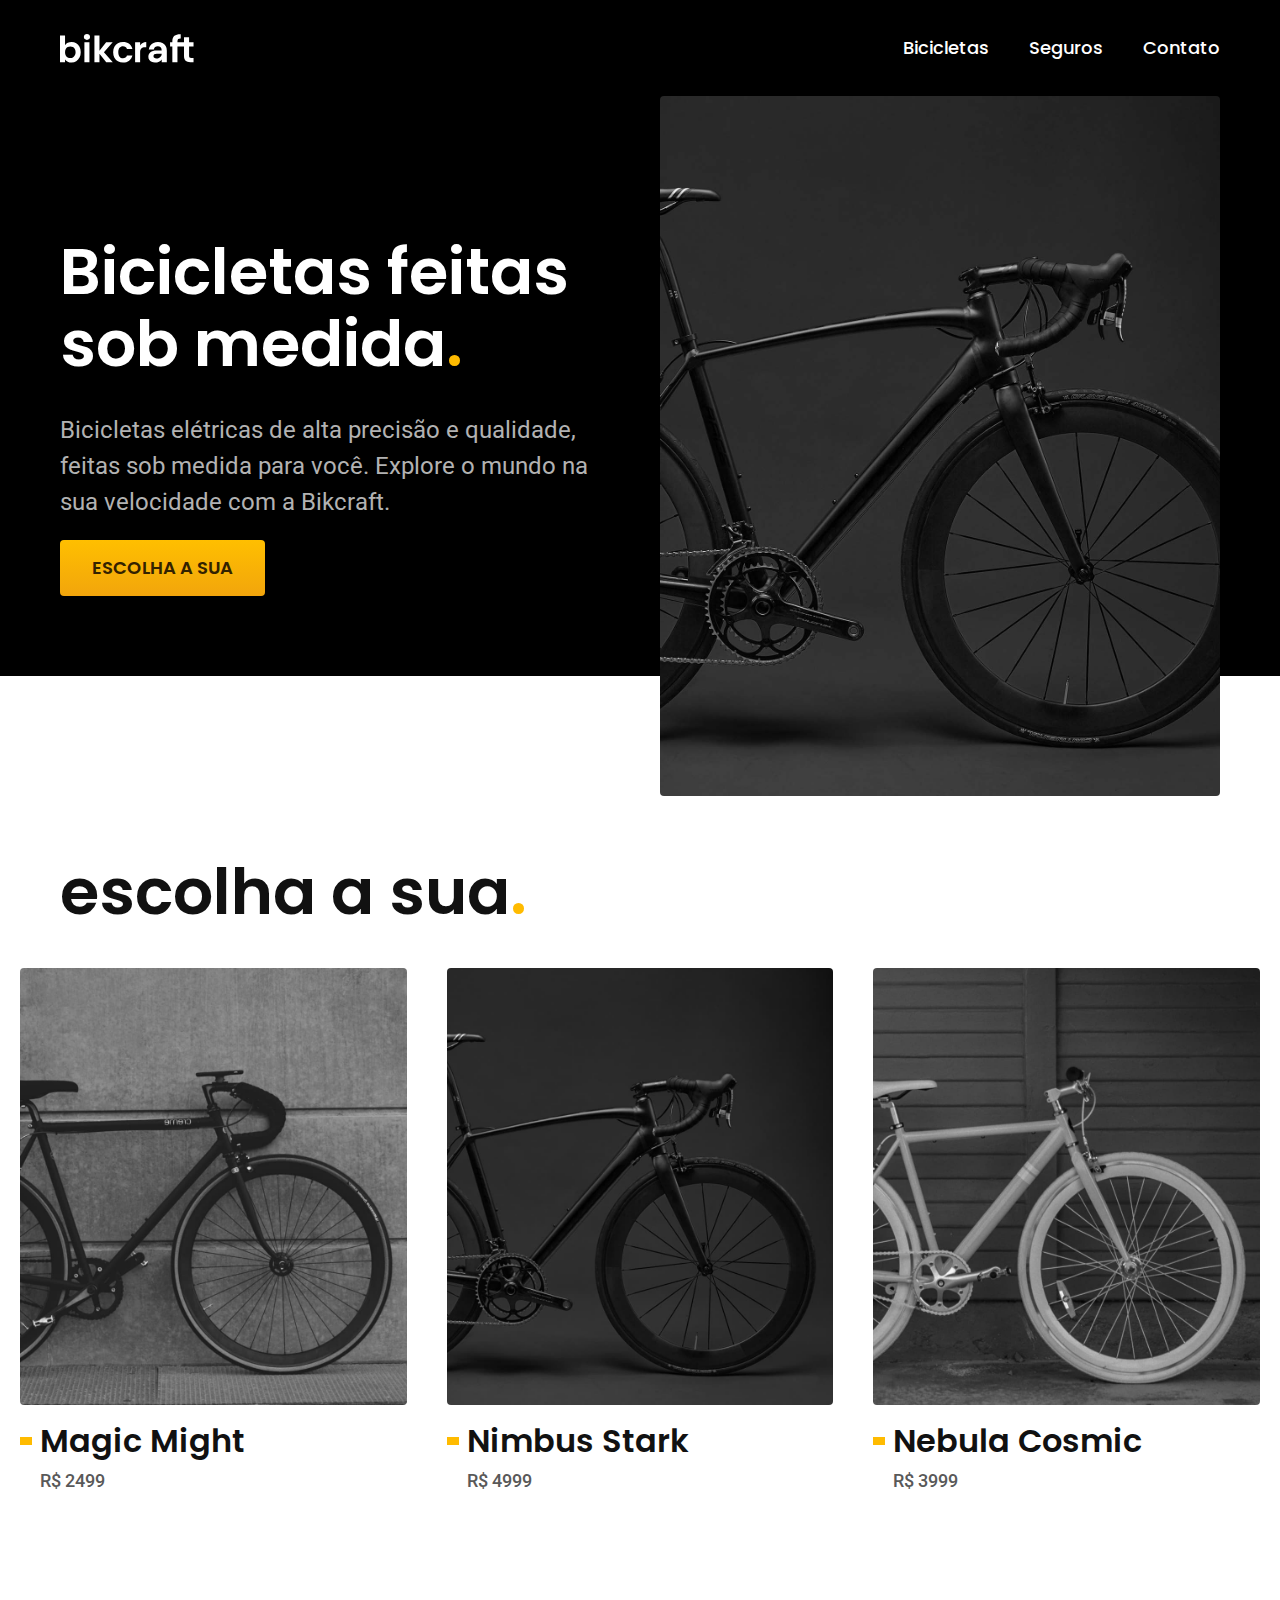
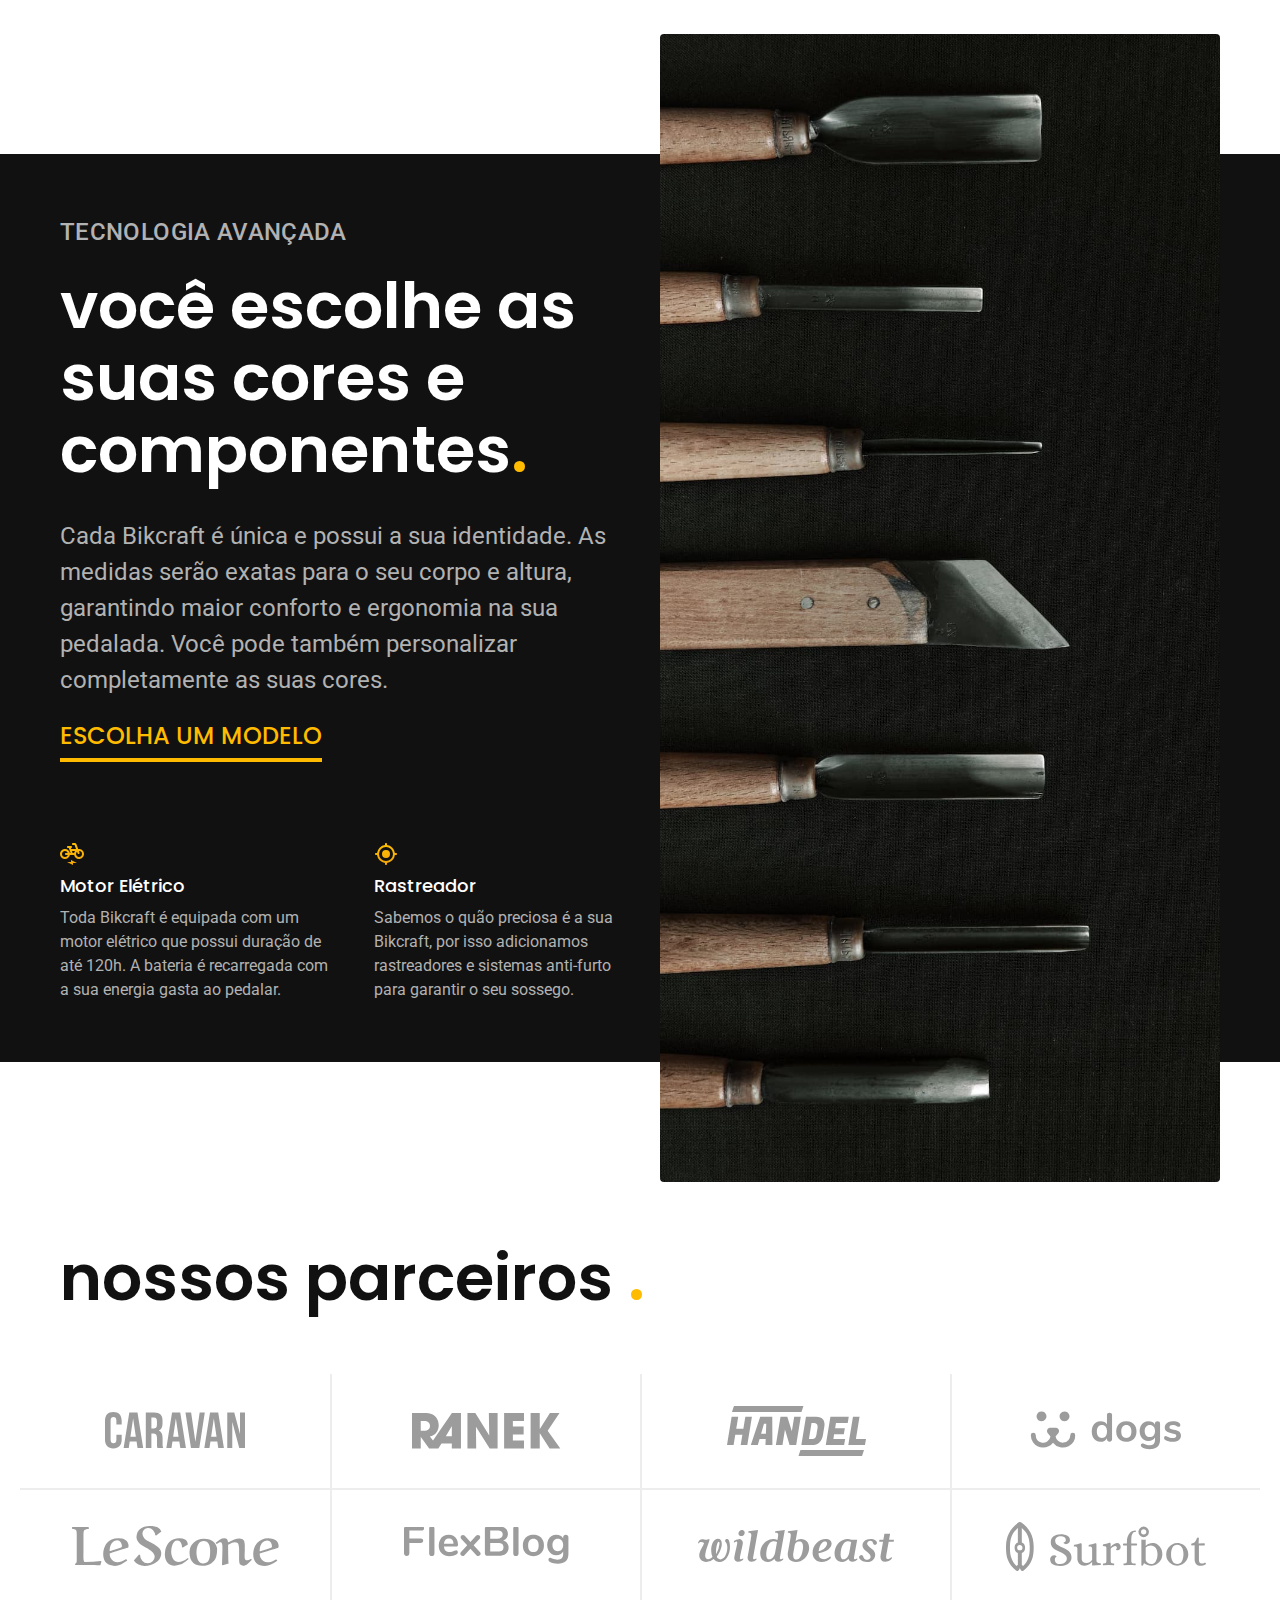
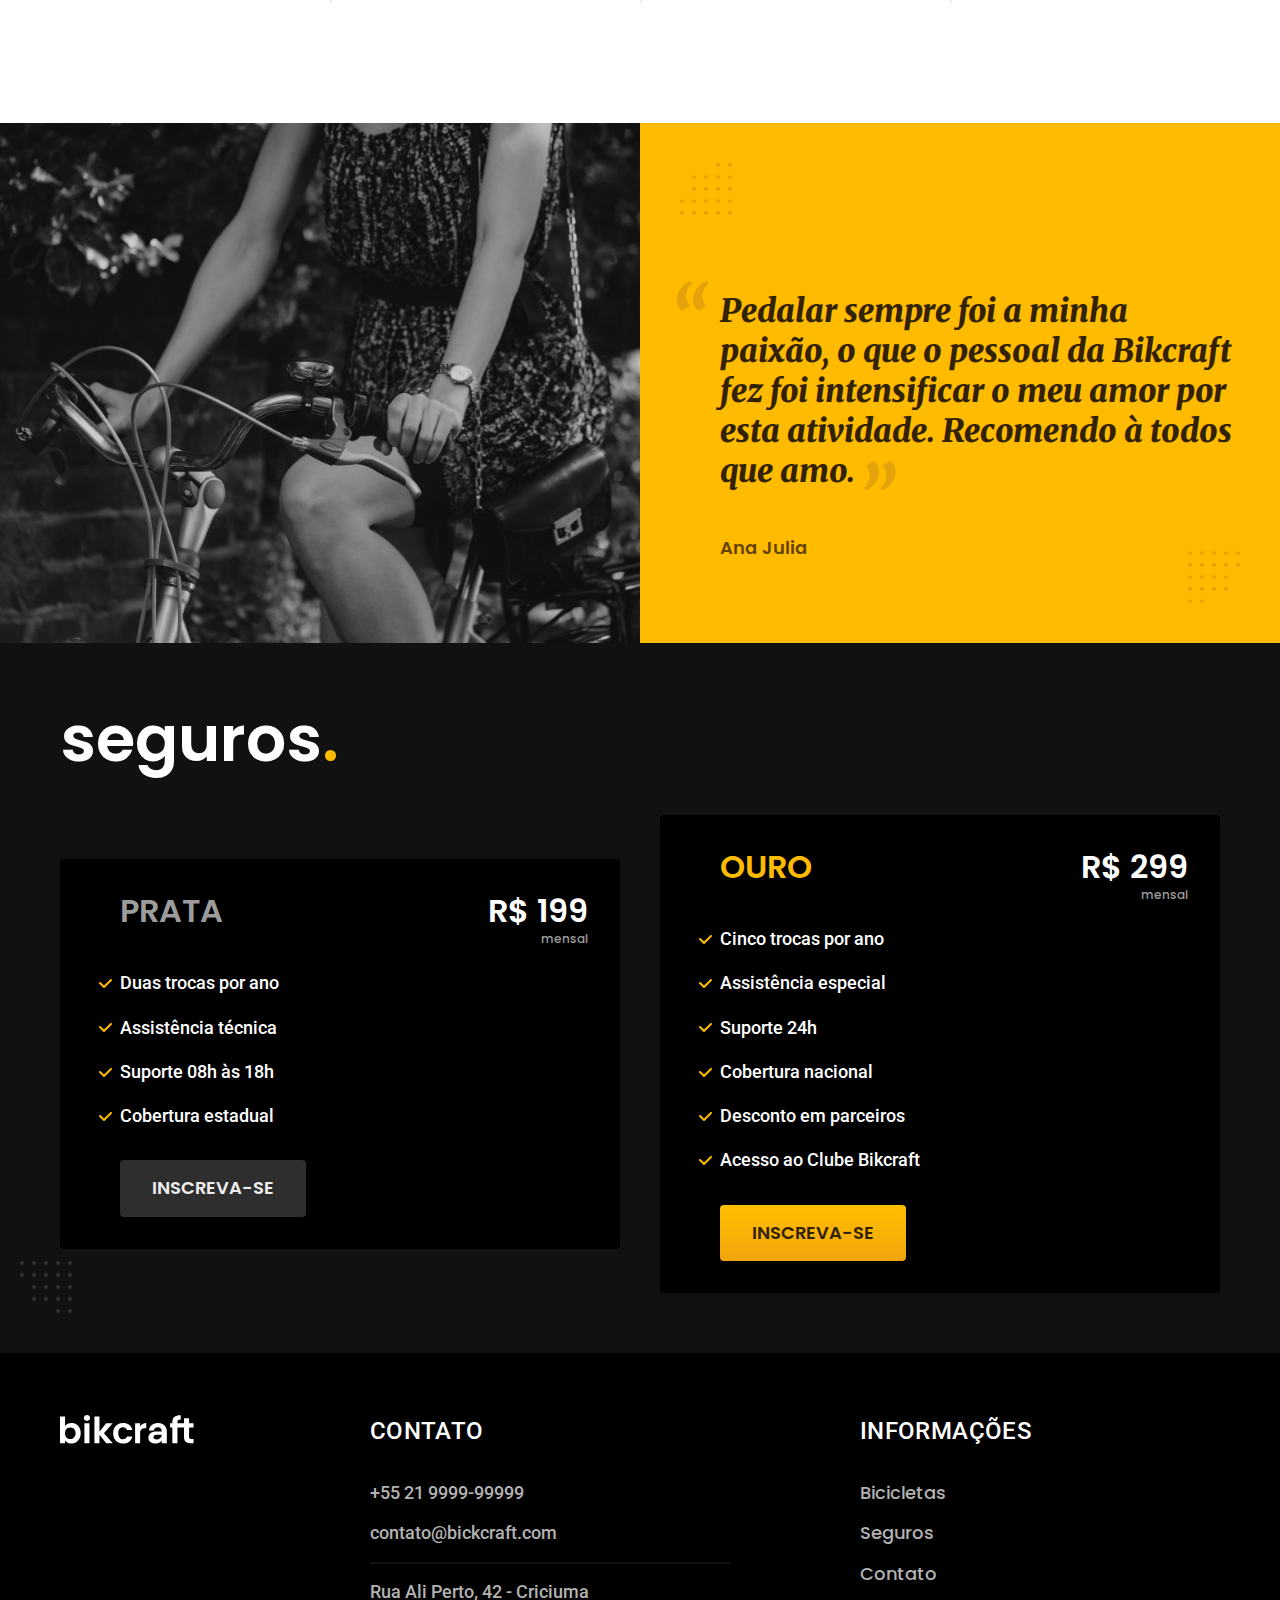
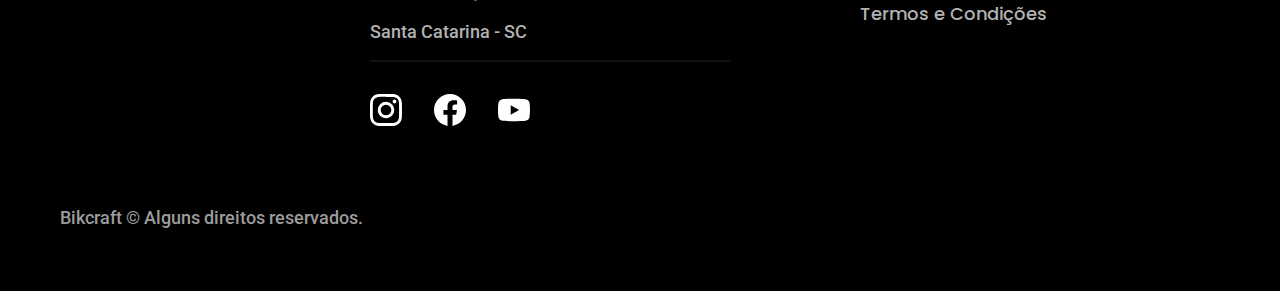
<file: index.html>
<!DOCTYPE html>
<html lang="pt-br">

<head>
  <meta charset="UTF-8">
  <meta name="viewport" content="width=device-width, initial-scale=1.0">
  <title>Bikcraft - Bicicletas Elétricas</title>
  <meta name="description" content="Bicicletas elétricas de alta precisão e qualidade,  feitas sob medida para o cliente. Explore o mundo na sua velocidade com a Bikcraft.">

  <link rel="icon" href="./favicon.svg" type="image/svg+xml">

  <link href="./css/style.css" rel="preload" as="style">
  <link href="./css/style.css" rel="stylesheet">

  <link rel="preconnect" href="https://fonts.googleapis.com">
  <link rel="preconnect" href="https://fonts.gstatic.com" crossorigin>
  <link href="https://fonts.googleapis.com/css2?family=Merriweather:ital,wght@1,900&family=Poppins:wght@500;600&family=Roboto:wght@400;500&display=swap" rel="stylesheet">
</head>

<body id="home">
  <header class="header-bg">
    <div class="header container">
      <a href="./">
        <img src="./img/bikcraft.svg" alt="Bikcraft" width="136" height="32">
      </a>
      <nav aria-label="primaria">
        <ul class="header-menu font-1-m cor-0">
          <li><a href="./bicicletas.html">Bicicletas</a></li>
          <li><a href="./seguros.html">Seguros</a></li>
          <li><a href="./contato.html">Contato</a></li>
        </ul>
      </nav>
    </div>
  </header>

  <main class="introducao-bg">
    <div class="introducao container">
      <div class="introducao-conteudo">
        <h1 class="font-1-xxl cor-0">Bicicletas feitas sob medida<span class="cor-p1">.</span></h1>
        <p class="font-2-l cor-5">Bicicletas elétricas de alta precisão e qualidade, feitas sob medida para você. Explore o mundo na sua velocidade com a Bikcraft.</p>
        <a class="botao" href="./bicicletas.html">Escolha a sua</a>
      </div>
      <picture>
        <source media="(max-width: 800px)" srcset="./img/bicicletas/nimbus.jpg">
        <img src="./img/fotos/introducao.jpg" alt="Bicicleta preta com motor elétrico" width="640" height="800">
      </picture>
    </div>
  </main>

  <article class="bicicletas-lista">
    <h2 class="container font-1-xxl">escolha a sua<span class="cor-p1">.</span></h2>

    <ul>
      <li>
        <a href="./bicicletas/magic.html">
          <img src="./img/bicicletas/magic-home.jpg" alt="Bicicleta preta" width="460" height="520">
          <h3 class="font-1-xl">Magic Might</h3>
          <span class="font-2-m cor-8">R$ 2499</span>
        </a>
      </li>
      <li>
        <a href="./bicicletas/nimbus.html">
          <img src="./img/bicicletas/nimbus-home.jpg" alt="Bicicleta preta" width="460" height="520">
          <h3 class="font-1-xl">Nimbus Stark</h3>
          <span class="font-2-m cor-8">R$ 4999</span>
        </a>
      </li>
      <li>
        <a href="./bicicletas/nebula.html">
          <img src="./img/bicicletas/nebula-home.jpg" alt="Bicicleta branca" width="460" height="520">
          <h3 class="font-1-xl">Nebula Cosmic</h3>
          <span class="font-2-m cor-8">R$ 3999</span>
        </a>
      </li>
    </ul>
  </article>

  <article class="tecnologia-bg">
    <div class="tecnologia container">
      <div class="tecnologia-conteudo">
        <span class="font-2-l-b cor-5">Tecnologia Avançada</span>
        <h2 class="font-1-xxl cor-0">você escolhe as<br>suas cores e<br>componentes<span class="cor-p1">.</span></h2>
        <p class="font-2-l cor-5">Cada Bikcraft é única e possui a sua identidade. As medidas serão exatas para o seu corpo e altura, garantindo maior conforto e ergonomia na sua pedalada. Você pode também personalizar completamente as suas cores.</p>
        <a class="link" href="./bicicletas.html">Escolha um modelo</a>
        <div class="tecnologia-vantagens">
          <div>
            <img src="./img/icones/eletrica.svg" alt="" width="24" height="24">
            <h3 class="font-1-m cor-0">Motor Elétrico</h3>
            <p class="font-2-s cor-5">Toda Bikcraft é equipada com um motor elétrico que possui duração de até 120h. A bateria é recarregada com a sua energia gasta ao pedalar.</p>
          </div>
          <div>
            <img src="./img/icones/rastreador.svg" alt="" width="24" height="24">
            <h3 class="font-1-m cor-0">Rastreador</h3>
            <p class="font-2-s cor-5">Sabemos o quão preciosa é a sua Bikcraft, por isso adicionamos rastreadores e sistemas anti-furto para garantir o seu sossego.</p>
          </div>
        </div>
      </div>
      <div class="tecnologia-imagem">
        <img src="./img/fotos/tecnologia.jpg" alt="" width="700" height="1120">
      </div>
    </div>
  </article>

  <section class="parceiros" aria-label="nossos parceiros">
    <h2 class="container font-1-xxl">nossos parceiros <span class="cor-p1">.</span></h2>

    <ul>
      <li><img src="./img/parceiros/caravan.svg" alt="caravan"></li>
      <li><img src="./img/parceiros/ranek.svg" alt="ranek"></li>
      <li><img src="./img/parceiros/handel.svg" alt="handel.svg"></li>
      <li><img src="./img/parceiros/dogs.svg" alt="dogs.svg"></li>
      <li><img src="./img/parceiros/lescone.svg" alt="lescone.svg"></li>
      <li><img src="./img/parceiros/flexblog.svg" alt="flexblog.svg"></li>
      <li><img src="./img/parceiros/wildbeast.svg" alt="wildbeast.svg"></li>
      <li><img src="./img/parceiros/surfbot.svg" alt="surfbot.svg"></li>
    </ul>
  </section>

  <section class="depoimento" aria-label="depoimento">
    <div>
      <img src="./img/fotos/depoimento.jpg" alt="pessoa pedalando">
    </div>
    <div class="depoimento-conteudo">
      <blockquote class="font-1-xl cor-p5">
        <p>Pedalar sempre foi a minha paixão, o que o pessoal da Bikcraft fez foi intensificar o meu amor por esta atividade. Recomendo à todos que amo.</p>
        <span class="font-1-m-b cor-p4">Ana Julia</span>
      </blockquote>
    </div>
  </section>

  <article class="seguros-bg">
    <div class="seguros container">
      <h2 class="font-1-xxl cor-0">seguros<span class="cor-p1">.</span></h2>
      <div class="seguros-item">
        <h3 class="font-1-xl cor-6">PRATA</h3>
        <span class="font-1-xl cor-0">R$ 199 <span class="font-1-xs cor-6">mensal</span></span>
        <ul class="font-2-m cor-0">
          <li>Duas trocas por ano</li>
          <li>Assistência técnica</li>
          <li>Suporte 08h às 18h</li>
          <li>Cobertura estadual</li>
        </ul>
        <a class="botao secundario" href="./orcamento.html">Inscreva-se</a>
      </div>

      <div class="seguros-item">
        <h3 class="font-1-xl cor-p1">OURO</h3>
        <span class="font-1-xl cor-0">R$ 299 <span class="font-1-xs cor-6">mensal</span></span>
        <ul class="font-2-m cor-0">
          <li>Cinco trocas por ano</li>
          <li>Assistência especial</li>
          <li>Suporte 24h</li>
          <li>Cobertura nacional</li>
          <li>Desconto em parceiros</li>
          <li>Acesso ao Clube Bikcraft</li>
        </ul>
        <a class="botao" href="./orcamento.html">Inscreva-se</a>
      </div>
    </div>
  </article>

  <footer class="footer-bg">
    <div class=" footer container">
      <img src="./img/bikcraft.svg" alt="bikcraft">
      <div class="footer-contato">
        <h3 class="font-2-l-b cor-0">Contato</h3>
        <ul class="cor-5 font-2-m">
          <li><a href="tel:+5521999999999">+55 21 9999-99999</a></li>
          <li><a href="mailto:contato@bickcraft.com">contato@bickcraft.com</a></li>
          <li>Rua Ali Perto, 42 - Criciuma</li>
          <li>Santa Catarina - SC</li>
        </ul>
        <div class="footer-redes">
          <a href=".;">
            <img src="./img/redes/instagram.svg" alt="instagram">
          </a>

          <a href=".;">
            <img src="./img/redes/facebook.svg" alt="Facebook">
          </a>

          <a href=".;">
            <img src="./img/redes/youtube.svg" alt="Youtube">
          </a>
        </div>
      </div>
      <div class="footer-informacoes">
        <h3 class="font-2-l-b cor-0">Informações</h3>
        <nav class="font-1-m cor-5">
          <ul class="font-1-m cor-5">
            <li><a href="./bicicletas.html">Bicicletas</a></li>
            <li><a href="./seguros.html">Seguros</a></li>
            <li><a href="./contato.html">Contato</a></li>
            <li><a href="./termos.html">Termos e Condições</a></li>
          </ul>
        </nav>
      </div>
      <p class="font-2-m cor-6 footer-copy">Bikcraft © Alguns direitos reservados.</p>
    </div>
  </footer>
</body>
</file>
<file: css/style.css>
@import "./global/global.css";

/* Utilidades */
@import "./utilidades/tipografia.css";
@import "./utilidades/cores.css";
@import "./utilidades/componentes.css";
@import "./utilidades/formulario.css";
/* @import "./utilidades/simple-anime.css"; */

/* Header e Footer */
@import "./global/header.css";
@import "./global/footer.css";

/* Home */
@import "./home/introducao.css";
@import "./home/tecnologia.css";
@import "./home/parceiros.css";
@import "./home/depoimento.css";

/* Seguros */
@import "./seguros/seguros.css";
@import "./seguros/vantagens.css";
@import "./seguros/perguntas.css";

/* Bicicletas */
@import "./bicicletas/bicicletas.css";
@import "./bicicletas/bicicletas-lista.css";

/* Bicileta */
@import "./bicicleta/bicicleta.css";
@import "./bicicleta/seguro.css";

/* Contato */
@import "./contato/contato.css";
@import "./contato/lojas.css";

/* Orçamento */
@import "./orcamento/orcamento.css";

/* Termos */
@import "./termos/termos.css";
</file>
